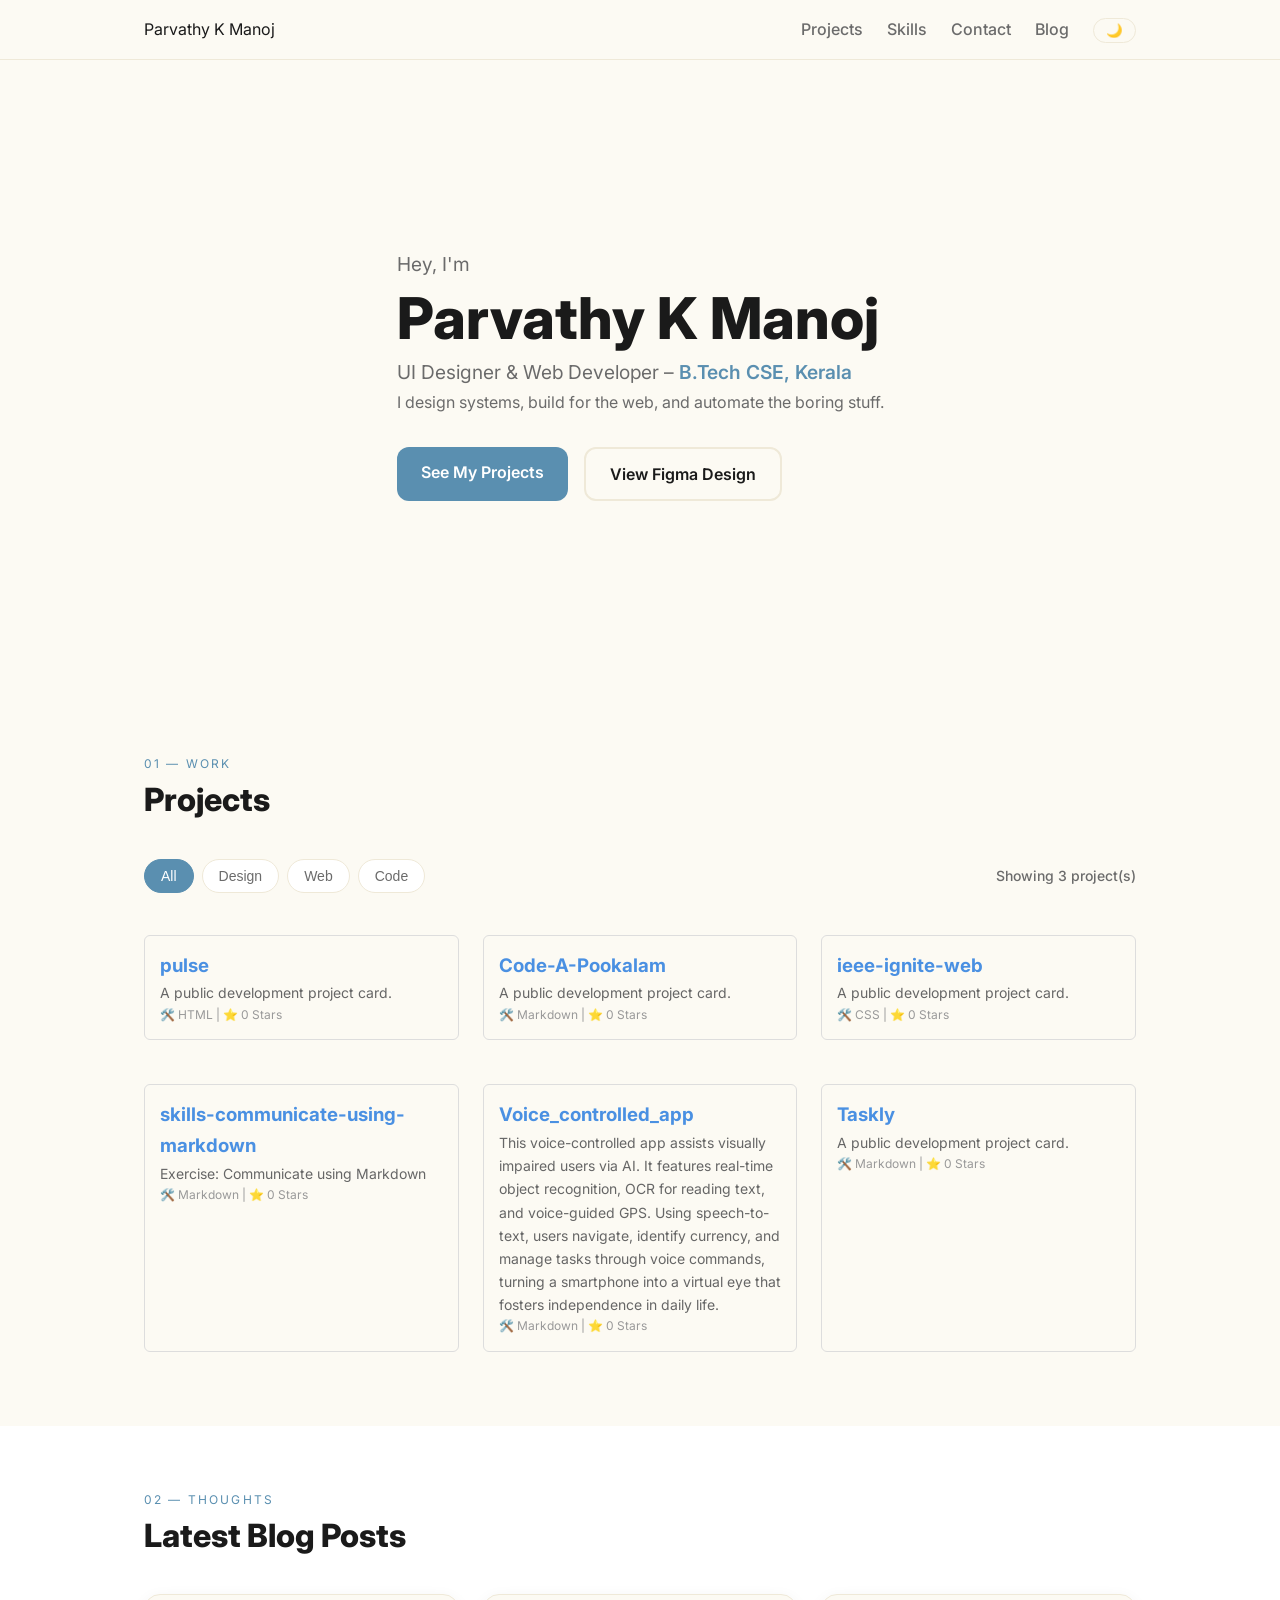
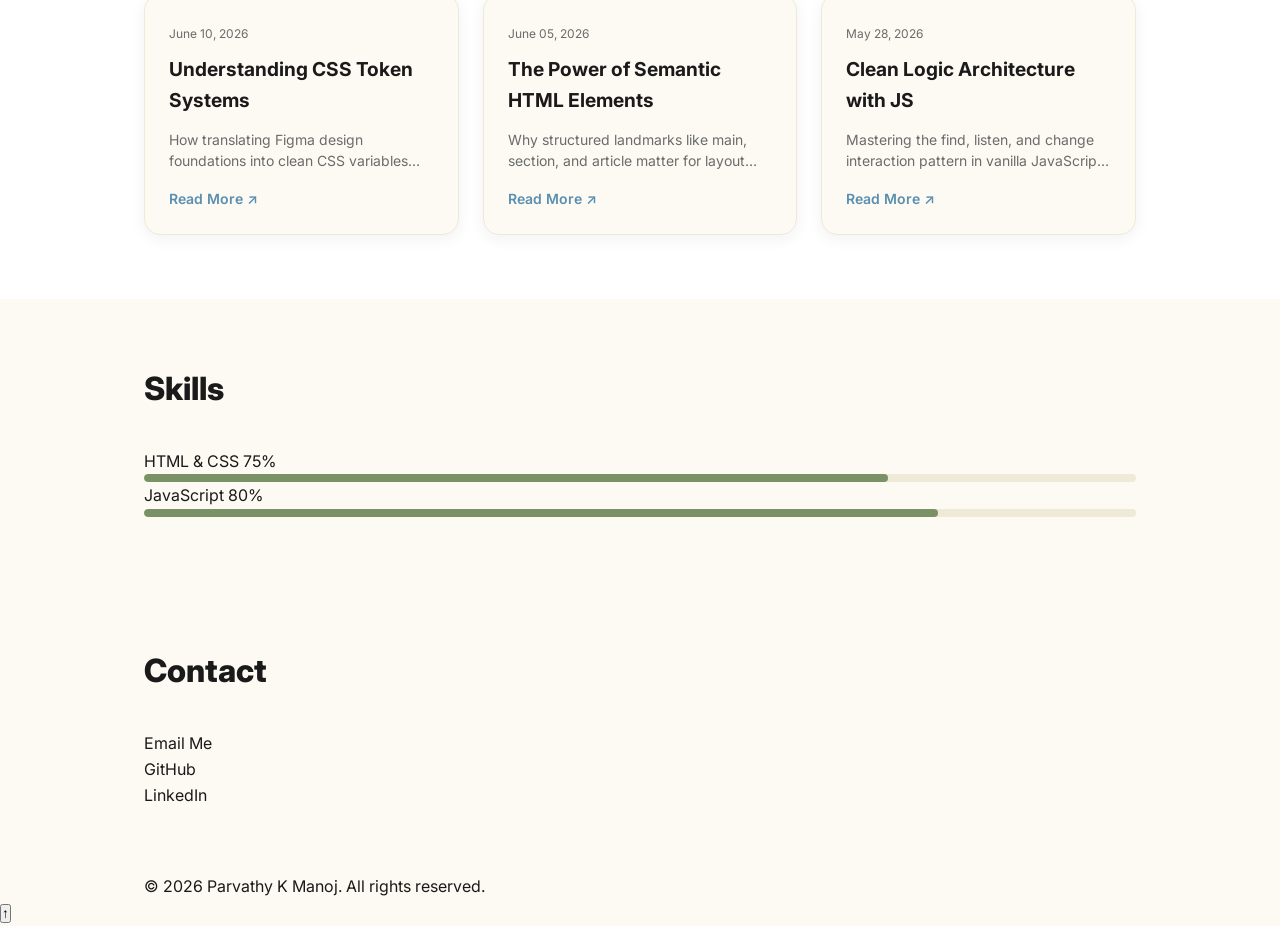
<file: folio/index.html>
<!DOCTYPE html>
<html lang="en">
<html>
    <head>
        <meta charset="UTF-8">
        <meta name="viewport" content="width=device-width, initial-scale=1.0">
        <meta name="description" content="Portfolio of Parvathy K Manoj">
        <title>Parvathy K Manoj - Portfolio</title>
        <link rel="preconnect" href="https://fonts.googleapis.com"> 
        <link rel="preconnect" href="https://fonts.gstatic.com" crossorigin>
        <link 
        href="https://fonts.googleapis.com/css2?family=Inter:wght@400;500;600;700;800&display=swap" rel="stylesheet">
        <link rel="stylesheet" href="style.css">
    </head>
    <body>
        <nav class="nav" aria-label="Main Navigation">
            <div class="container nav-inner">
                <span class="nav-brand">Parvathy K Manoj</span>
                <ul class="nav-links">
                    <li><a href="#projects">Projects</a></li>
                    <li><a href="#skills">Skills</a></li>
                    <li><a href="#contact">Contact</a></li>
                    <li><a href="#blog">Blog</a></li>
                    <li>
                         <button class="theme-btn" id="theme-toggle" aria-label="Toggle dark mode">🌙</button>
                    </li>
                </ul>
            </div>
        </nav>
        <header class="hero" id="home">
         <div class="container">
           <p class="hero-tag reveal">Hey, I'm</p>
           <h1 class="hero-name reveal">Parvathy K Manoj</h1>
           <p class="hero-role reveal">
            UI Designer &amp; Web Developer –
            <span class="highlight">B.Tech CSE, Kerala</span>
        </p>

        <p class="hero-bio reveal">
            I design systems, build for the web, and automate the boring stuff.
        </p>

        <div class="hero-ctas reveal">
            <a href="#projects" class="btn btn-primary">
                See My Projects
            </a>

            <a href="https://www.figma.com/design/pf8HwCMrGPvPoCdaypx5nx/Untitled?node-id=0-1&t=G0T5DAKA1iZnUBih-1"
               target="_blank"
               rel="noopener"
               class="btn btn-secondary">
                View Figma Design
            </a>
        </div>

    </div>
</header>
     <main>

    <section class="section" id="projects">
        <div class="container">

            <p class="section-label">01 — Work</p>
            <h2 class="section-title">Projects</h2>

            <div class="gallery-controls">
            <div class="filter-buttons">
                <button class="filter-btn active" data-filter="all">All</button>
                <button class="filter-btn" data-filter="design">Design</button>
                <button class="filter-btn" data-filter="web">Web</button>
                <button class="filter-btn" data-filter="code">Code</button>
            </div>
            <div class="project-counter">
                Showing <span id="count-num">3</span> project(s)
            </div>
        </div>

        <div id="project-cards-container" class="projects-grid">

                <article class="card reveal" data-category="design">
                    <span class="card-tag">UI / UX Design</span>
                    <h3 class="card-title">Tide</h3>
                    <p class="card-desc">
                        A complete task-manager app design built in Figma:
                        a token-based design system, seven screens, and a clickable prototype.
                    </p>

                    <div class="card-meta">
                        <span class="chip">Figma</span>
                        <span class="chip">Design System</span>
                    </div>

                    <div class="iframe-wrapper card-embed">
                <iframe 
                    src="https://www.figma.com/embed?embed_host=share&url=https%3A%2F%2Fwww.figma.com%2Fdesign%2Fpf8HwCMrGPvPoCdaypx5nx%2FUntitled%3Fnode-id%3D0-1%26t%3DGOT5DAKA1iZnUBih-1" 
                    allowfullscreen>
                </iframe>
            </div>
                    <a href="https://www.figma.com/design/pf8HwCMrGPvPoCdaypx5nx/Untitled?node-id=0-1&t=G0T5DAKA1iZnUBih-1"
                       target="_blank"
                       rel="noopener"
                       class="card-link">
                        View Prototype ↗
                    </a>
                </article>
                <article class="card reveal" data-category="web">
                    <span class="card-tag">Web Development</span>
                    <h3 class="card-title">Folio</h3>
                    <p class="card-desc">
                        This portfolio site. Hand-written sematic HTML, a custom CSS design system, and vanilla JavaScript for interactivity.
                    </p>

                    
                </article>
                <article class="card reveal" data-category="code">
                    <span class="card-tag">Automation</span>
                    <h3 class="card-title">Pulse</h3>
                    <p class="card-desc">
                        Coming after Session 03: a Python bot that sends automatic notifications.
                    </p>

                    
                </article>

            </div>

        </div>
        </div>
    </section>
<!-- ========================================== -->
<!-- SUPPLEMENTARY TASK: BLOG SECTION           -->
<!-- ========================================== -->
<section class="section section-alt" id="blog">
    <div class="container">
        <p class="section-label">02 — Thoughts</p>
        <h2 class="section-title">Latest Blog Posts</h2>
        
        <div class="blog-grid">
            
            <!-- BLOG POST 1 -->
            <article class="blog-card reveal">
                <div class="blog-meta">
                    <span class="blog-date">June 10, 2026</span>
                </div>
                <h3 class="blog-title">Understanding CSS Token Systems</h3>
                <p class="blog-excerpt">
                    How translating Figma design foundations into clean CSS variables makes building responsive layout grids smooth, maintainable, and completely scaling-ready.
                </p>
                <a href="#" class="blog-link">Read More ↗</a>
            </article>

            <!-- BLOG POST 2 -->
            <article class="blog-card reveal">
                <div class="blog-meta">
                    <span class="blog-date">June 05, 2026</span>
                </div>
                <h3 class="blog-title">The Power of Semantic HTML Elements</h3>
                <p class="blog-excerpt">
                    Why structured landmarks like main, section, and article matter for layout predictability, browser optimization, and deep web accessibility patterns.
                </p>
                <a href="#" class="blog-link">Read More ↗</a>
            </article>

            <!-- BLOG POST 3 -->
            <article class="blog-card reveal">
                <div class="blog-meta">
                    <span class="blog-date">May 28, 2026</span>
                </div>
                <h3 class="blog-title">Clean Logic Architecture with JS</h3>
                <p class="blog-excerpt">
                    Mastering the find, listen, and change interaction pattern in vanilla JavaScript to build lightweight dark mode switch triggers and UI animations.
                </p>
                <a href="#" class="blog-link">Read More ↗</a>
            </article>

        </div> <!-- Closes .blog-grid -->
    </div> <!-- Closes .container -->
</section>
    <section class="section" id="skills">
        <div class="container">
            <h2 class="section-title">Skills</h2>
            
            <div class="skill reveal">
                <div class="skill-head">
                    <span class="skill-name">HTML &amp; CSS</span>
                    <span class="skill-pct">75%</span>
                </div>
                <div class="skill-track">
                    <div class="skill-fill" style="--w: 75%; background: var(--pri-low);"></div>
                </div>
            </div>
            
            <div class="skill reveal">
                <div class="skill-head">
                    <span class="skill-name">JavaScript</span>
                    <span class="skill-pct">80%</span>
                </div>
                <div class="skill-track">
                    <div class="skill-fill" style="--w: 80%; background: var(--pri-low);"></div>
                </div>
            </div>
            
            </div>
    </section>
    <!-- ========================================== -->
    <!-- CONTACT SECTION                            -->
    <!-- ========================================== -->
    <section class="section" id="contact">
        <div class="container">
            <h2 class="section-title">Contact</h2>
            
            <div class="contact-links">
                <ul>
                <li><a href="parvathykmanoj12@gmail.com" class="contact-link">Email Me</a></li>
                <li><a href="https://github.com/parvathykmanoj12-coder" 
                   target="_blank" 
                   rel="noopener" 
                   class="contact-link">GitHub</a>
                
                <li><a href="https://www.linkedin.com/in/parvathykmanoj" 
                   target="_blank" 
                   rel="noopener" 
                   class="contact-link">LinkedIn</a>
                 </ul>
            </div>
        </div>
    </section>

</main> <!-- Closes your single main container -->

<!-- ========================================== -->
<!-- FOOTER SECTION                             -->
<!-- ========================================== -->
<footer>
    <div class="container">
        <p>&copy; 2026 Parvathy K Manoj. All rights reserved.</p>
    </div>
</footer>

<!-- ========================================== -->
<!-- FLOATING BACK-TO-TOP BUTTON               -->
<!-- ========================================== -->
<button id="to-top" class="to-top-btn">↑</button>

<script src="script.js"></script>
</body>
</html>
</file>
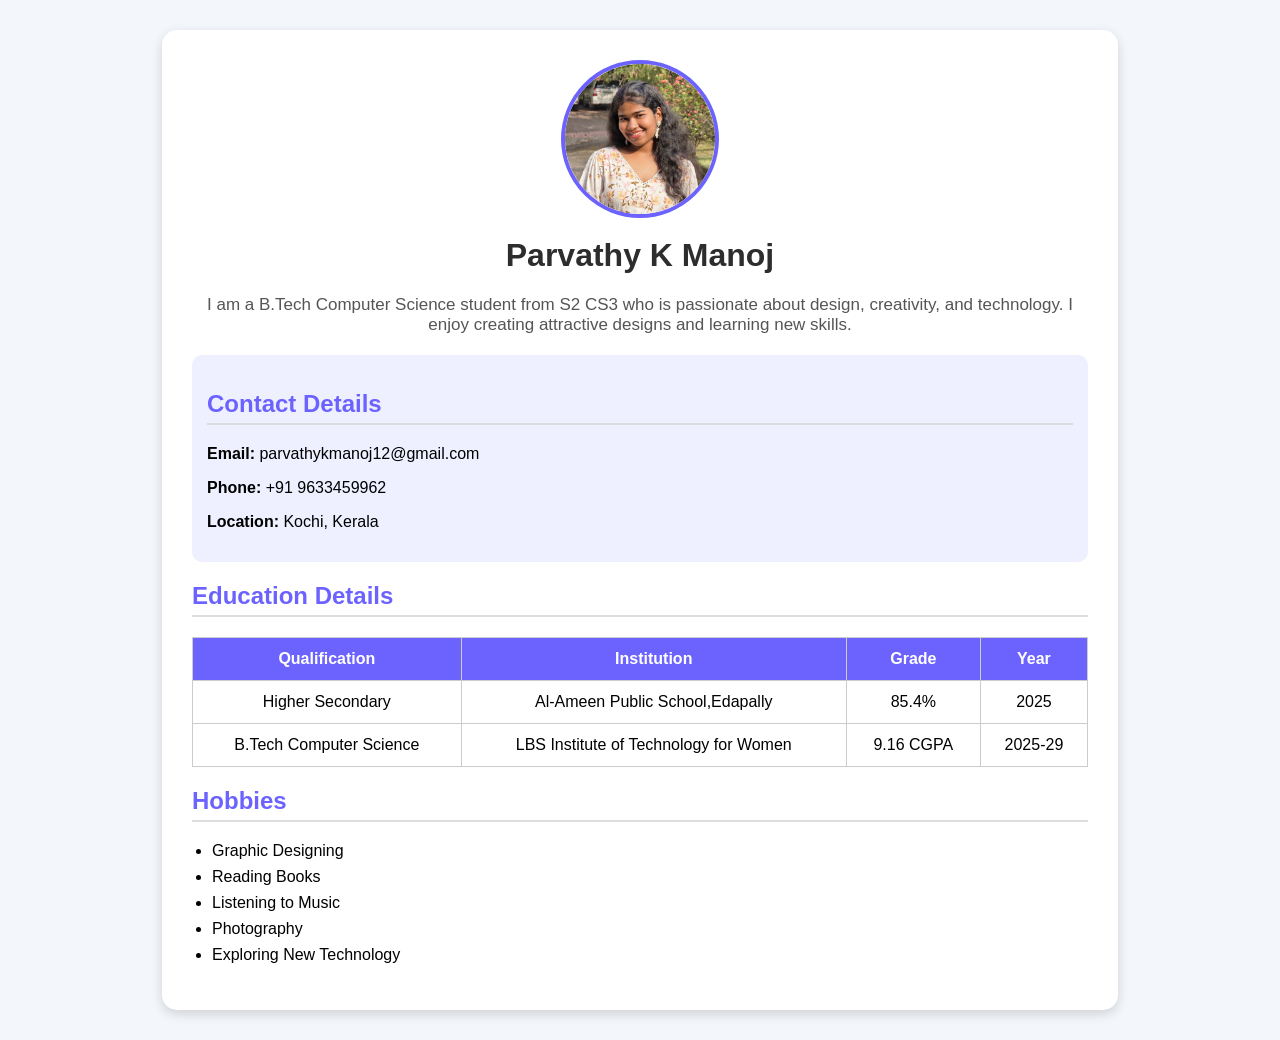
<file: profile.html>
<!DOCTYPE html>
<html lang="en">
<head>
    <meta charset="UTF-8">
    <meta name="viewport" content="width=device-width, initial-scale=1.0">
    <title>Parvathy K Manoj - Profile</title>

    <style>
        body {
            font-family: Arial, sans-serif;
            background-color: #f3f6fa;
            margin: 0;
            padding: 0;
        }

        .container {
            width: 70%;
            margin: 30px auto;
            background-color: white;
            border-radius: 15px;
            padding: 30px;
            box-shadow: 0 4px 12px rgba(0,0,0,0.15);
        }

        .profile {
            text-align: center;
        }

        .profile img {
            width: 150px;
            height: 150px;
            border-radius: 50%;
            border: 4px solid #6c63ff;
            object-fit: cover;
        }

        h1 {
            color: #2d2d2d;
            margin-top: 15px;
        }

        h2 {
            color: #6c63ff;
            border-bottom: 2px solid #ddd;
            padding-bottom: 5px;
        }

        .bio {
            color: #555;
            font-size: 17px;
            margin-bottom: 20px;
        }

        .contact {
            background-color: #eef0ff;
            padding: 15px;
            border-radius: 10px;
            margin-top: 20px;
        }

        table {
            width: 100%;
            border-collapse: collapse;
            margin-top: 10px;
        }

        table, th, td {
            border: 1px solid #ccc;
        }

        th {
            background-color: #6c63ff;
            color: white;
        }

        th, td {
            padding: 12px;
            text-align: center;
        }

        ul {
            padding-left: 20px;
        }

        li {
            margin: 8px 0;
        }
    </style>
</head>
<body>

    <div class="container">

        <div class="profile">
            <img src="paruzpic.jpeg" alt="Profile Photo">
            <h1>Parvathy K Manoj</h1>
            <p class="bio">
                I am a B.Tech Computer Science student from S2 CS3 who is passionate about design, creativity, and technology. I enjoy creating attractive designs and learning new skills.
            </p>
        </div>

        <div class="contact">
            <h2>Contact Details</h2>
            <p><strong>Email:</strong> parvathykmanoj12@gmail.com</p>
            <p><strong>Phone:</strong> +91 9633459962</p>
            <p><strong>Location:</strong> Kochi, Kerala</p>
        </div>

        <div class="education">
            <h2>Education Details</h2>
            <table>
                <tr>
                    <th>Qualification</th>
                    <th>Institution</th>
                    <th>Grade</th>
                    <th>Year</th>
                    
                </tr>
                <tr>
                    <td>Higher Secondary</td>
                    <td>Al-Ameen Public School,Edapally</td>
                    <td>85.4%</td>
                    <td>2025</td>
                </tr>
                <tr>
                    <td>B.Tech Computer Science</td>
                    <td>LBS Institute of Technology for Women</td>
                    <td>9.16 CGPA</td>
                    <td>2025-29</td>
                </tr>
            </table>
        </div>

        <div class="hobbies">
            <h2>Hobbies</h2>
            <ul>
                <li>Graphic Designing</li>
                <li>Reading Books</li>
                <li>Listening to Music</li>
                <li>Photography</li>
                <li>Exploring New Technology</li>
            </ul>
        </div>

    </div>

</body>
</html>
</file>
<file: folio/style.css>
/* ========================================== */
/* style.css — DESIGN TOKENS (TOP OF FILE)    */
/* ========================================== */

:root {
    /* Colours — same hex codes as your Figma Foundations */
    --primary: #5A8FB0;
    --ink: #1a1a1a;
    --ink-muted: #6B6B6B;
    --surface: #FCFAF3;
    --card: #FFFFFF;
    --border: #EFE9D8;
    --pri-high: #C76A55;  --pri-med: #C9A23A;  --pri-low: #7A9165;

    /* Type scale — matches your S01 text styles */
    --display: clamp(2.2rem, 6vw, 3.6rem);
    --h1: 2rem;  --h2: 1.6rem;  --h3: 1.2rem;  --body: 1rem;
    --cap: 0.875rem;  --sm: 0.75rem;

    /* Spacing — 8-point grid in rem */
    --s4: 0.25rem;  --s8: 0.5rem;  --s12: 0.75rem;  --s16: 1rem;
    --s24: 1.5rem;  --s32: 2rem;  --s48: 3rem;  --s64: 4rem;

    /* Radius + shadow */
    --r-sm: 8px;  --r-md: 12px;  --r-lg: 16px;  --r-pill: 999px;
    --shadow: 0 4px 16px rgba(26,26,26,0.06);
}
/* ========================================== */
/* 3.2 DARK MODE — JUST REDEFINE THE COLOURS  */
/* ========================================== */
body.dark {
    --primary:    #7FB3D5;
    --ink:        #F5F1E4;
    --ink-muted:  #98A3AC;
    --surface:    #0F1419;
    --card:       #1A2332;
    --border:     rgba(255, 255, 255, 0.12);
    --shadow:     0 4px 16px rgba(0, 0, 0, 0.3);
}

/* ========================================== */
/* 3.3 RESET + BASE — ADD BELOW DARK MODE    */
/* ========================================== */

/* Reset: predictable sizing, no surprise gaps */
*, *::before, *::after {
    box-sizing: border-box;
    margin: 0;
    padding: 0;
}

html { 
    scroll-behavior: smooth; /* nav links glide, don't jump */
}

body {
    font-family: 'Inter', system-ui, sans-serif;
    background-color: var(--surface);
    color: var(--ink);
    line-height: 1.65;
    transition: background-color 0.3s ease, color 0.3s ease; /* smooth dark fade */
}

a { 
    color: inherit; 
    text-decoration: none; 
}

ul { 
    list-style: none; 
}

.container { /* centres content, caps width */
    max-width: 1040px;
    margin: 0 auto;
    padding: 0 var(--s24);
}
/* ========================================== */
/* 5.1 NAVIGATION STYLES                      */
/* ========================================== */
nav {
    position: sticky; top: 0; z-index: 100; /* stays on top when scrolling */
    background-color: var(--surface); border-bottom: 1px solid var(--border);
}
.nav-inner {
    display: flex; align-items: center; justify-content: space-between;
    padding: var(--s16) var(--s24);
}
.nav-links { display: flex; align-items: center; gap: var(--s24); }
.nav-links a { color: var(--ink-muted); font-weight: 500; }
.nav-links a:hover { color: var(--primary); }
.theme-btn {
    background: none; border: 1px solid var(--border); border-radius: var(--r-pill);
    padding: var(--s4) var(--s12); cursor: pointer;
}

/* ========================================== */
/* 5.2 HERO + BUTTON STYLES                   */
/* ========================================== */
.hero {
    padding: var(--s64) 0; min-height: 70vh; display: flex; align-items: center;
}
.hero-name {
    font-size: var(--display); font-weight: 800; line-height: 1.05; margin: var(--s8) 0;
}
.hero-role, .hero-tag { color: var(--ink-muted); font-size: var(--h3); }
.highlight { color: var(--primary); font-weight: 600; }
.hero-bio { max-width: 52ch; color: var(--ink-muted); margin-bottom: var(--s32); }
.hero-ctas { display: flex; flex-wrap: wrap; gap: var(--s16); }

.btn {
    display: inline-block; padding: var(--s12) var(--s24); border-radius: var(--r-md);
    font-weight: 600; cursor: pointer; transition: transform 0.15s ease;
}
.btn:hover { transform: translateY(-2px); } /* lifts on hover */
.btn-primary { background-color: var(--primary); color: #fff; border: none; }
.btn-secondary { border: 2px solid var(--border); color: var(--ink); }
/* ========================================== */
/* 5.3 SECTIONS + PROJECTS GRID + CARDS      */
/* ========================================== */
.section { padding: var(--s64) 0; }
.section-alt { background-color: var(--card); }
.section-label { 
    color: var(--primary); font-size: var(--sm); letter-spacing: 0.18em; 
    text-transform: uppercase; 
}
.section-title { font-size: var(--h1); font-weight: 800; margin-bottom: var(--s32); }

.projects-grid {
    display: grid;
    grid-template-columns: repeat(auto-fit, minmax(280px, 1fr));
    gap: var(--s24);
}

.card {
    display: flex; flex-direction: column;
    background-color: var(--card); border: 1px solid var(--border);
    border-radius: var(--r-lg); padding: var(--s24); box-shadow: var(--shadow);
    transition: transform 0.2s ease;
}
.card:hover { transform: translateY(-4px); }

.card-tag { color: var(--primary); font-size: var(--sm); text-transform: uppercase; }
.card-title { font-size: var(--h3); font-weight: 700; margin: var(--s8) 0 var(--s12); }
.card-desc { flex: 1; color: var(--ink-muted); font-size: var(--cap); }
.card-meta { display: flex; flex-wrap: wrap; gap: var(--s8); margin: var(--s16) 0; }
.chip { 
    font-size: var(--sm); padding: var(--s4) var(--s12); border-radius: var(--r-pill);
    border: 1px solid var(--border); 
}
.card-link { color: var(--primary); font-weight: 600; }
/* ========================================== */
/* 5.4 SKILL BAR + RESPONSIVE                  */
/* ========================================== */

.skill-track { 
    height: 8px; background: var(--border); border-radius: var(--r-pill);
    overflow: hidden; 
}

.skill-fill { 
    height: 100%; width: var(--w); /* set per-skill in HTML */
    border-radius: var(--r-pill); 
}

/* Mobile responsive adjustments */
@media (max-width: 600px) {
    .hero { min-height: auto; padding: var(--s48) 0; }
    .nav-links { gap: var(--s16); }
    .section { padding: var(--s48) 0; }
    .contact-link { width: 100%; }
}
/* ========================================== */
/* 5.4 SKILL BAR + RESPONSIVE                  */
/* ========================================== */

.skill-track { 
    height: 8px; background: var(--border); border-radius: var(--r-pill);
    overflow: hidden; 
}

.skill-fill { 
    height: 100%; width: var(--w); /* set per-skill in HTML */
    border-radius: var(--r-pill); 
}

/* Mobile responsive adjustments */
@media (max-width: 600px) {
    .hero { min-height: auto; padding: var(--s48) 0; }
    .nav-links { gap: var(--s16); }
    .section { padding: var(--s48) 0; }
    .contact-link { width: 100%; }
}
/* ========================================== */
/* SUPPLEMENTARY TASK: BLOG STYLES           */
/* ========================================== */
.blog-grid {
    display: grid;
    grid-template-columns: repeat(auto-fit, minmax(300px, 1fr));
    gap: var(--s24);
}

.blog-card {
    display: flex;
    flex-direction: column;
    background-color: var(--surface); /* Contrast color change against section-alt */
    border: 1px solid var(--border);
    border-radius: var(--r-lg);
    padding: var(--s24);
    box-shadow: var(--shadow);
    transition: transform 0.2s ease;
}

.blog-card:hover {
    transform: translateY(-4px);
}

.blog-meta {
    margin-bottom: var(--s8);
}

.blog-date {
    font-size: var(--sm);
    color: var(--ink-muted);
}

.blog-title {
    font-size: var(--h3);
    font-weight: 700;
    color: var(--ink);
    margin-bottom: var(--s12);
}

.blog-excerpt {
    flex: 1; /* Pushes the Read More link perfectly to the bottom line */
    color: var(--ink-muted);
    font-size: var(--cap);
    line-height: 1.5;
    margin-bottom: var(--s16);
    
    /* Elegant 2-line clipping limit */
    display: -webkit-box;
    -webkit-line-clamp: 2;
    -webkit-box-orient: vertical;
    overflow: hidden;
}

.blog-link {
    color: var(--primary);
    font-weight: 600;
    font-size: var(--cap);
}
/* ========================================== */
/* SUPPLEMENTARY TASK: FIGMA EMBED STYLES     */
/* ========================================== */
.figma-embed-container {
    margin-top: var(--s48);
    padding-top: var(--s32);
    border-top: 1px solid var(--border);
}

.embed-title {
    font-size: var(--h2);
    font-weight: 700;
    margin-bottom: var(--s8);
}

.embed-desc {
    color: var(--ink-muted);
    font-size: var(--cap);
    margin-bottom: var(--s24);
    max-width: 65ch;
}

/* Maintain a beautiful 16:9 responsive aspect ratio for the frame */
.iframe-wrapper {
    position: relative;
    width: 100%;
    padding-top: 56.25%; /* 16:9 Aspect Ratio */
    border-radius: var(--r-lg);
    overflow: hidden;
    border: 1px solid var(--border);
    box-shadow: var(--shadow);
}

.iframe-wrapper iframe {
    position: absolute;
    top: 0;
    left: 0;
    width: 100%;
    height: 100%;
    border: none;
    background: var(--card);
}
/* ========================================== */
/* FIGMA EMBED INSIDE CARD COMPONENT          */
/* ========================================== */
.iframe-wrapper.card-embed {
    position: relative;
    width: 100%;
    padding-top: 65%; /* Square-ish mobile ratio fits perfectly inside a card grid */
    border-radius: var(--r-md);
    overflow: hidden;
    border: 1px solid var(--border);
    margin-top: var(--s16);
    margin-bottom: var(--s16); /* Keeps clean margins above the footer link */
    box-shadow: var(--shadow);
}

.iframe-wrapper.card-embed iframe {
    position: absolute;
    top: 0;
    left: 0;
    width: 100%;
    height: 100%;
    border: none;
    background: var(--surface);
}
/* ========================================== */
/* SUPPLEMENTARY TASK: FILTER GALLERY STYLES  */
/* ========================================== */
.gallery-controls {
    display: flex;
    justify-content: space-between;
    align-items: center;
    flex-wrap: wrap;
    gap: var(--s16);
    margin-bottom: var(--s32);
    margin-top: var(--s16);
}

.filter-buttons {
    display: flex;
    gap: var(--s8);
}

.filter-btn {
    background: var(--card);
    color: var(--ink-muted);
    border: 1px solid var(--border);
    padding: 8px 16px;
    border-radius: var(--r-pill, 50px);
    font-weight: 500;
    font-size: var(--cap, 14px);
    cursor: pointer;
    transition: all 0.2s ease;
}

.filter-btn:hover, .filter-btn.active {
    background: var(--primary);
    color: #ffffff;
    border-color: var(--primary);
}

.project-counter {
    font-size: var(--cap, 14px);
    color: var(--ink-muted);
    font-weight: 500;
}

/* This handles the smooth fading and scaling transitions */
.projects-grid .card {
    transition: opacity 0.4s ease, transform 0.4s ease, visibility 0.4s ease;
    opacity: 1;
    transform: scale(1);
    visibility: visible;
}

/* When the JS adds this class, the card fades and smoothly shrinks away */
.projects-grid .card.hide-card {
    opacity: 0;
    transform: scale(0.9);
    visibility: hidden;
    position: absolute;
    width: 0;
    height: 0;
    padding: 0;
    margin: 0;
    border: none;
    overflow: hidden;
}
/* ========================================== */
/* OPTIMIZED FILTER TRANSITION FIX           */
/* ========================================== */
.projects-grid .card {
    transition: opacity 0.4s ease, transform 0.4s ease, max-width 0.4s ease-in-out, padding 0.4s ease, margin 0.4s ease;
    opacity: 1;
    transform: scale(1);
    max-width: 500px; 
    overflow: hidden;
}

.projects-grid .card.hide-card {
    opacity: 0;
    transform: scale(0.9);
    max-width: 0;
    padding-left: 0;
    padding-right: 0;
    margin-left: 0;
    margin-right: 0;
    border: none;
    pointer-events: none;
}
</file>
